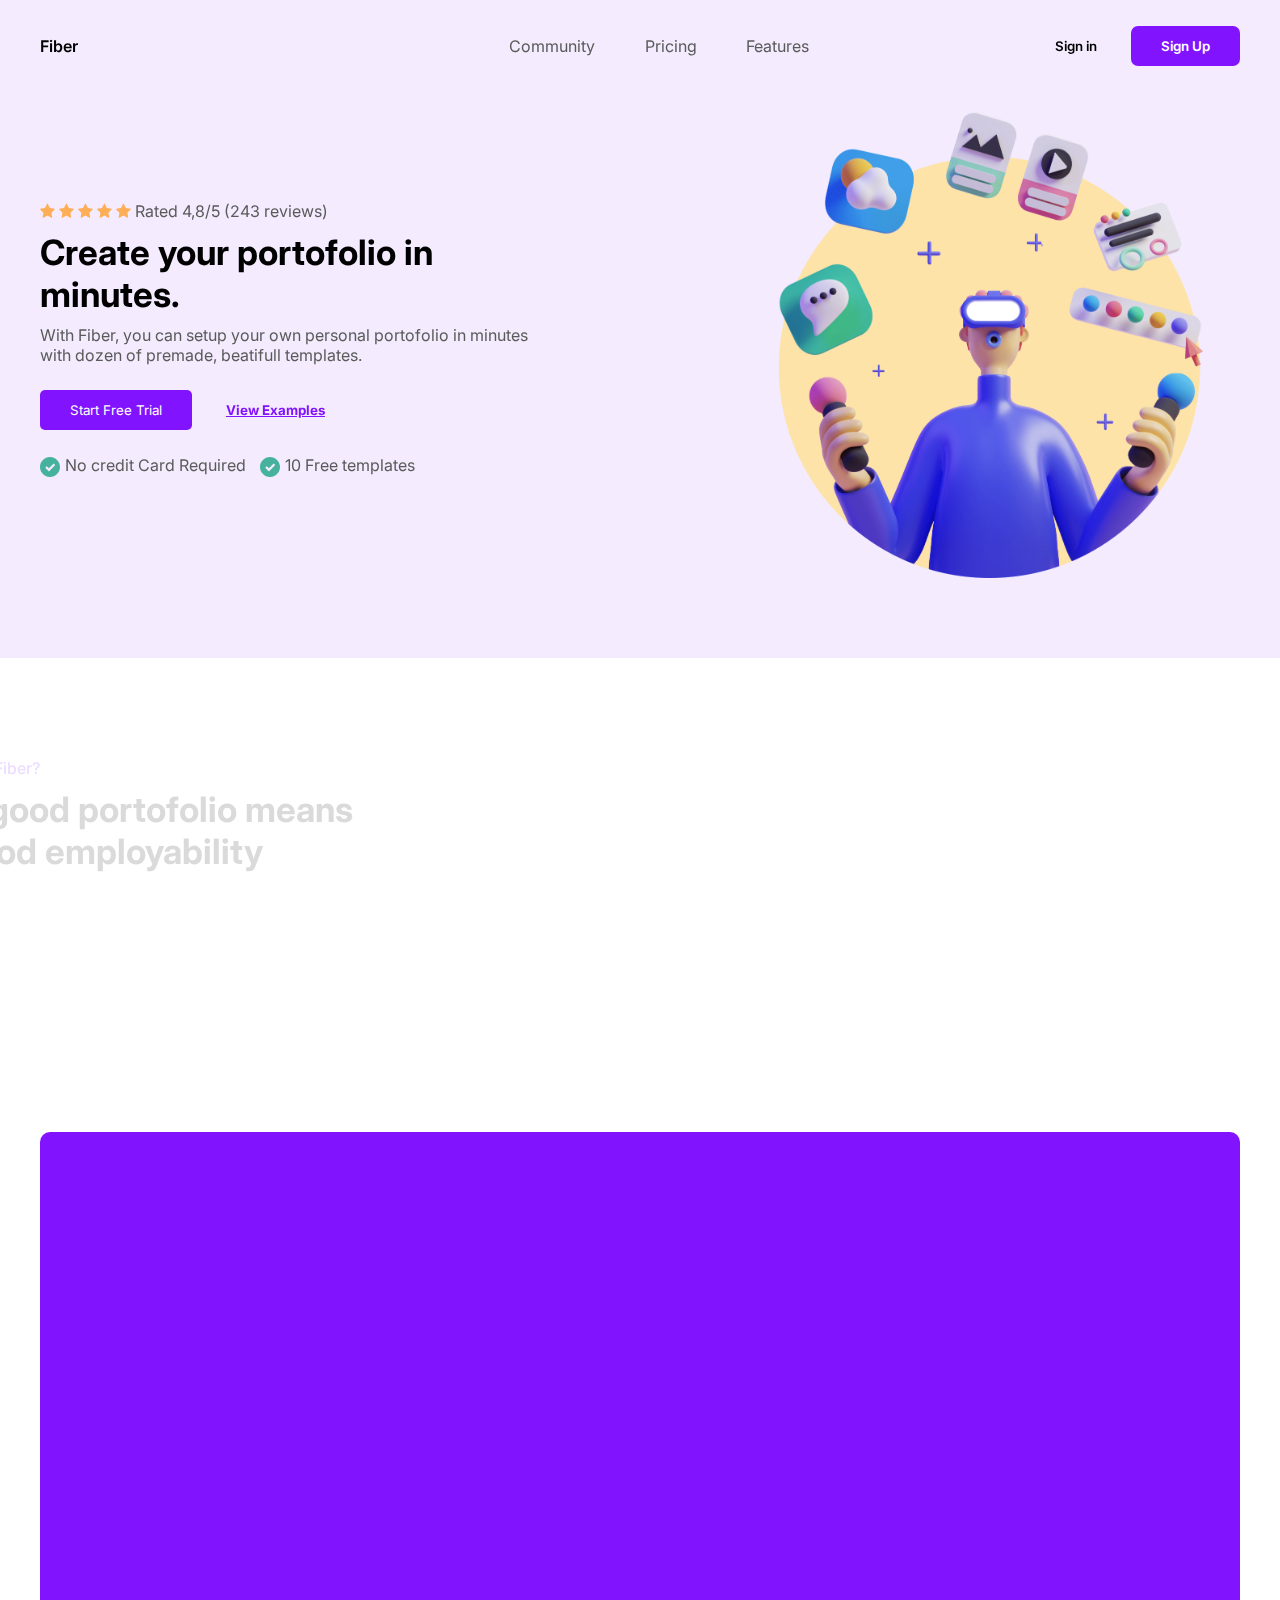
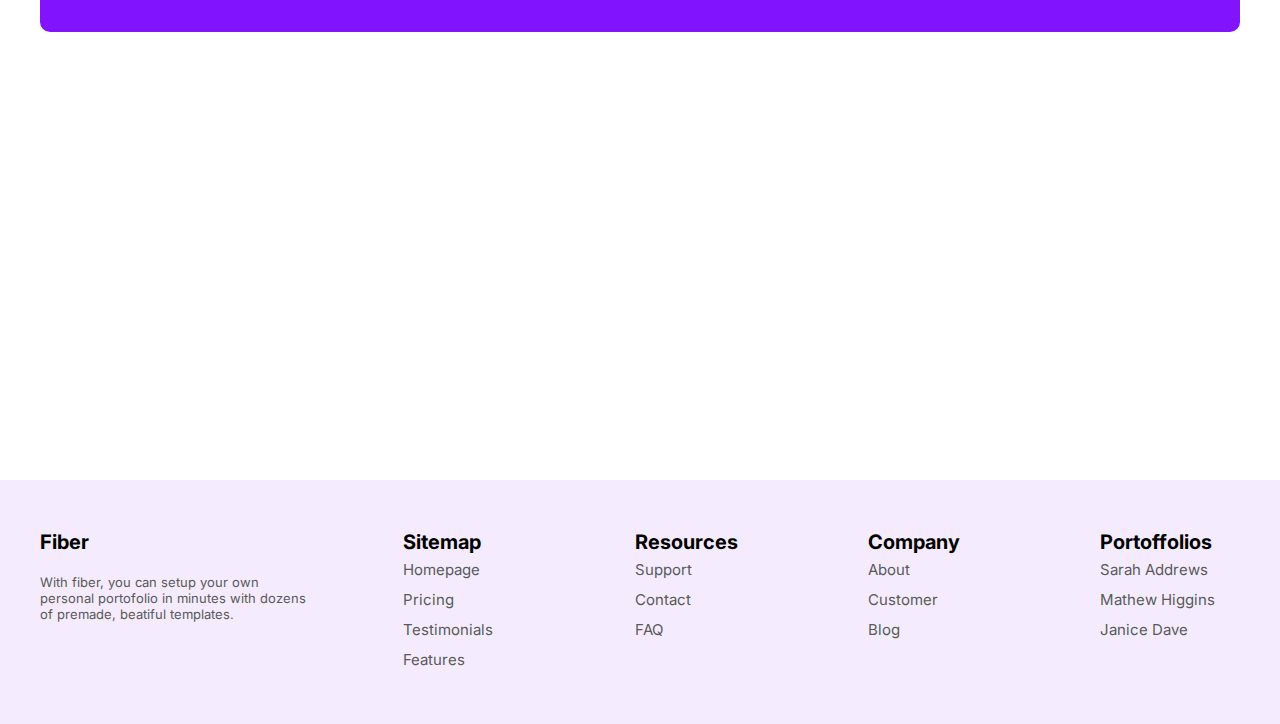
<file: index.html>
<!DOCTYPE html>
<html lang="en">
    <head>
        <meta charset="UTF-8">
        <meta name="viewport" content="width=device-width, initial-scale=1.0">
        <meta http-equiv="X-UA-Compatible" content="IE=EDGE">
        <title>Fiber Landing</title>
        <meta http-equiv="refresh" content="500">
        <meta name="keywords" content="HTML,CSS,JAVASCRIPT"> 
        <link rel="stylesheet" type="text/css" href="css/swiper-bundle.min.css">
        <link rel="stylesheet" type="text/css" href="css/aos.css">
        <link rel="stylesheet" type="text/css" href="css/style.css">
        <link rel="stylesheet" type="text/css" href="font-awesome-4.7.0/css/font-awesome.min.css">
        <link rel="stylesheet" type="text/css" href="css/mobile.css">
    </head>
    <body>
       <div class="container">
           <div class="btn" id="btnScroll" onclick="scrolltoTop()">
               <i class="fa fa-arrow-up" aria-hidden="true"></i>
           </div>
            <header>
               <div class="container__header">
                    <div class="logo__fiber" data-aos="fade-right" data-aos-delay="1300">
                        <a href="#">Fiber</a>
                    </div>

                    <div class="hamburger">
                        <span class="bar"></span>
                        <span class="bar"></span>
                        <span class="bar"></span>
                    </div>
                    <nav class="navbar">
                        <ul class="fiber__list">
                            <li data-aos="fade-down" data-aos-delay="1400" class="fiber__list__item"><a class="fiber__list__link" href="#">Community</a></li>
                            <li data-aos="fade-down" data-aos-delay="1500" class="fiber__list__item"><a class="fiber__list__link" href="#">Pricing</a></li>
                            <li data-aos="fade-down" data-aos-delay="1600" class="fiber__list__item"><a class="fiber__list__link" href="#">Features</a></li>
                        </ul>
                        <button  type="button" class="btn__mobile"><a href="login/login.html">Sign in</a></button>
                        <button  type="button" class="btn__mobile"><a href="login/login.html">Sign up</a></button>
                    </nav>

                    <div class="btn__header">
                        <button data-aos="fade-down" data-aos-delay="1700" class="btn__header__Sign__in" type="button">Sign in</button>
                        <button data-aos="fade-down" data-aos-delay="1800" class="btn__header__Sign__up" type="button"><a href="login/login.html">Sign Up</a></button>
                    </div>
               </div>
            </header>
            <!-- banner-fiber -->
            <section class="banner__fiber">
                <div class="container__banner__fiber">
                    <div class="row__banner__fiber">
                        <div class="box__banner__fiber">
                            <div class="text__banner__fiber">
                                <div class="star" data-aos="fade-up">
                                    <i data-aos="zoom-out" data-aos-delay="200" class="fa fa-star" aria-hidden="true"></i>
                                    <i data-aos="zoom-out" data-aos-delay="400" class="fa fa-star" aria-hidden="true"></i>
                                    <i data-aos="zoom-out" data-aos-delay="550" class="fa fa-star" aria-hidden="true"></i>
                                    <i data-aos="zoom-out" data-aos-delay="700" class="fa fa-star" aria-hidden="true"></i>
                                    <i data-aos="zoom-out" data-aos-delay="950" class="fa fa-star" aria-hidden="true"></i> <span>Rated 4,8/5 (243 reviews)</span>
                                </div>
                                <h1 data-aos="zoom-out" data-aos-delay="700">Create your portofolio in minutes.</h1>
                                <p data-aos="zoom-out" data-aos-delay="1200">With Fiber, you can setup your own personal portofolio in minutes with dozen 
                                    of premade, beatifull templates.
                                </p>
                                <button data-aos="zoom-out" data-aos-delay="1300" class="btn__banner">Start Free Trial</button>
                                <button data-aos="zoom-out" data-aos-delay="1500" class="btn__banner unset"> View Examples</button>
                            </div>
                          <span data-aos="zoom-out" data-aos-delay="1600"><img src="images/Checkmark.svg" alt="Checkmark__img">No credit Card Required</span>
                          <span data-aos="zoom-out" data-aos-delay="1700"><img src="images/Checkmark.svg" alt="Checkmark__img">10 Free templates</span>
                        </div>
                        <div class="box__banner__img">
                            <img data-aos="fade-left" data-aos-delay="1800"  src="images/hero-Illustration.png" alt="">
                        </div>
                    </div>
                </div>
            </section>
            <!-- banner__service__fiber -->
            <section class="banner__service__fiber">
                <div class="container__banner__service__fiber">
                    <div class="text__Service" id="oke">
                        <span>Why Fiber?</span>
                        <h1>A good portofolio means good employability</h1>
                    </div>
                    <div class="row__banner__service__fiber">
                        <div class="box__Service__fiber">
                            <img class="img" data-aos="fade-down" data-aos-delay="50" src="images/time.svg" alt="time__svg"> 
                            <h4 class="text" data-aos="fade-left" data-aos-delay="50">Build in minutes</h4>
                            <p class="text" data-aos="fade-left" data-aos-delay="50">With a section of premade templates, you can build out a portofolio in less than 10 minutes. </p>
                        </div>
                        <div class="box__Service__fiber">
                            <img class="img" data-aos="fade-down" data-aos-delay="270" src="images/code.svg" alt="time__svg"> 
                            <h4 class="text" data-aos="fade-left" data-aos-delay="270">Add Custom CSS</h4>
                            <p class="text" data-aos="fade-left" data-aos-delay="270">Customize your personal portofolio even more width the ability to add your own custom css styles. </p>
                        </div>
                        <div class="box__Service__fiber">
                            <img class="img"  data-aos="fade-down" data-aos-delay="390"  src="images/allSizes.svg" alt="time__svg"> 
                            <h4 class="text" data-aos="fade-left" data-aos-delay="390">Responsive</h4>
                            <p class="text"data-aos="fade-left" data-aos-delay="390">  All fiber templates are fully Responsive to ensure the experienceis seemless across all devices. </p>
                        </div>
                    </div>
                    <div class="row__banner__service__img">
                        <div class="box__banner__Service__img__text" data-aos="fade-up" data-aos-anchor-placement="bottom-bottom">
                            <h1>Diversify your portofolio.</h1>
                            <p>Create an even more impressive portofolio by creating case studies for you project. Simply follow
                                our step-by-step guide.
                            </p>
                            <button class="btn__Service">Start Free Trial</button>
                        </div>
                        <div class="box__banner__Service__img__img"  data-aos="fade-left" data-aos-anchor-placement="bottom-bottom">
                            <img src="images/Page Image.png" alt="">
                        </div>
                    </div>
                </div>
            </section>
            <!-- testimonial__fiber -->
            <section class="testimonial__fiber">
                <div class="container__testimonial__fiber mySwiper">
                    <div class="row__testimonial__fiber swiper-wrapper">
                        <div class="box__testimonial swiper-slide" data-aos="fade-left">
                            <div class="box__img">
                                <img src="images/User Avatar.svg" alt="">
                               <div class="text__img__test">
                                <h4>Sarah Addrews</h4>
                                <p>$100K in revenue</p>
                               </div>
                            </div>
                            <span>Setting up my portofolio  with fiber took no more than 10 minutes. Since then, my portofolio has 
                                attracted a lot of clients and made me more than 100K.
                            </span>
                            <button class="btn__testimonial">View Sarah's Portofolio </button>
                        </div>
                        <div class="box__testimonial swiper-slide" data-aos="fade-left">
                            <div class="box__img" >
                                <img src="images/User Avatar 2.svg" alt="">
                               <div class="text__img__test">
                                <h4>Mathew Higins</h4>
                                <p>$100K in revenue</p>
                               </div>
                            </div>
                            <span>Setting up my portofolio  with fiber took no more than 10 minutes. Since then, my portofolio has 
                                attracted a lot of clients and made me more than 100K.
                            </span>
                            <button class="btn__testimonial">View Mathew's Portofolio </button>
                        </div>
                        <div class="box__testimonial swiper-slide" data-aos="fade-left">
                            <div class="box__img">
                                <img src="images/User Avatar 32.svg" alt="">
                               <div class="text__img__test">
                                <h4>Jannish Dave</h4>
                                <p>$100K in revenue</p>
                               </div>
                            </div>
                            <span>Setting up my portofolio  with fiber took no more than 10 minutes. Since then, my portofolio has 
                                attracted a lot of clients and made me more than 100K.
                            </span>
                            <button class="btn__testimonial">View Jannish's Portofolio </button>
                        </div>
                        <div class="box__testimonial swiper-slide" data-aos="fade-left">
                            <div class="box__img">
                                <img src="images/User Avatar 32.svg" alt="">
                               <div class="text__img__test">
                                <h4>Jannish Dave</h4>
                                <p>$100K in revenue</p>
                               </div>
                            </div>
                            <span>Setting up my portofolio  with fiber took no more than 10 minutes. Since then, my portofolio has 
                                attracted a lot of clients and made me more than 100K.
                            </span>
                            <button class="btn__testimonial">View Jannish's Portofolio </button>
                        </div>
                    </div>
                </div>
            </section>
            <!-- footer -->
            <section class="footer">
                <div class="container__footer">
                    <footer>
                        <div class="box__footer">
                            <a href="#">Fiber</a>
                            <p>With fiber, you can  setup your own personal portofolio in minutes with dozens of premade,
                                beatiful templates.
                            </p>
                        </div>
                        <div class="box__footer list">
                            <span><a href="#">Sitemap</a></span>
                            <li><a href="#">Homepage</a></li>
                            <li><a href="#">Pricing</a></li>
                            <li><a href="#">Testimonials</a></li>
                            <li><a href="#">Features</a></li>
                        </div>
                        <div class="box__footer list">
                            <span><a href="#">Resources</a></span>
                            <li><a href="#">Support</a></li>
                            <li><a href="#">Contact</a></li>
                            <li><a href="#">FAQ</a></li>
                        </div>
                        <div class="box__footer list">
                            <span><a href="#">Company</a></span>
                            <li><a href="#">About</a></li>
                            <li><a href="#">Customer</a></li>
                            <li><a href="#">Blog</a></li>
                        </div>
                        <div class="box__footer list">
                            <span><a href="#">Portoffolios</a></span>
                            <li><a href="#">Sarah Addrews</a></li>
                            <li><a href="#">Mathew Higgins</a></li>
                            <li><a href="#">Janice Dave</a></li>
                        </div>
                    </footer>
                </div>
            </section>
       </div> 

       <script src="js/swiper-bundle.min.js"></script>
       <script src="js/gsap.min.js"></script>
       <script src="js/aos.js"></script>
       <script src="js/ScrollTrigger.min.js"></script>
       <script src="js/main.js"></script>
    </body>
</html>
</file>
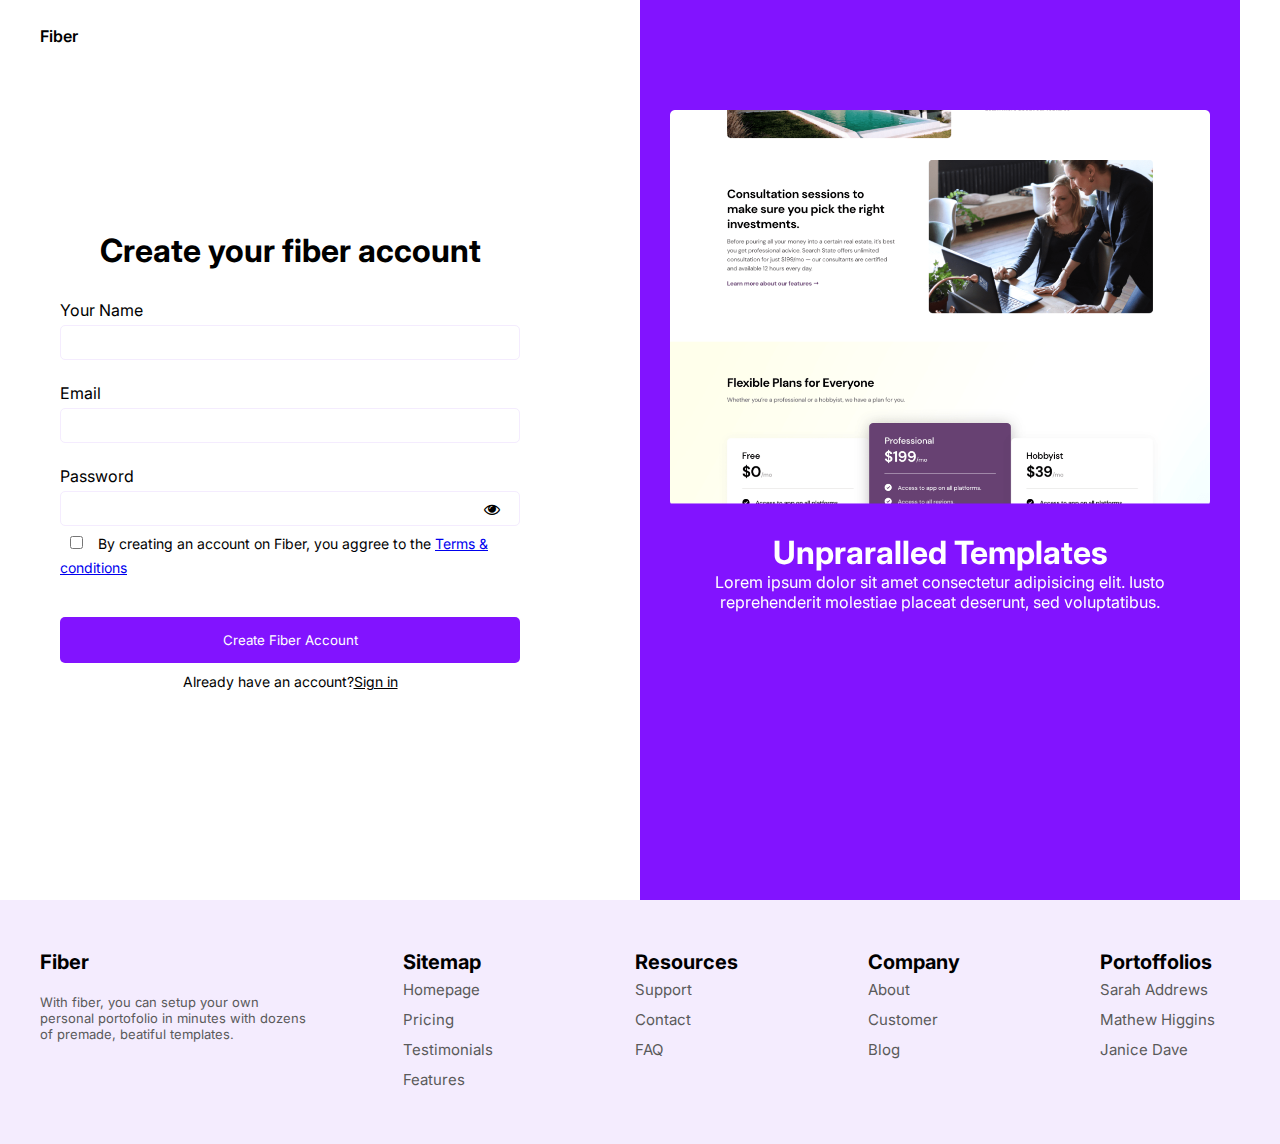
<file: login/login.html>
<!DOCTYPE html>
<html lang="en">
<head>
    <meta charset="UTF-8">
    <meta http-equiv="X-UA-Compatible" content="IE=edge">
    <meta name="viewport" content="width=device-width, initial-scale=1.0">
    <title>Fiber Landing</title>
    <meta name="keywords" content="HTML,CSS,JAVASCRIPT">
    <meta http-equiv="refresh" content="500">
    <link rel="stylesheet" type="text/css" href="../font-awesome-4.7.0/css/font-awesome.min.css">
    <link rel="stylesheet" href="../css/style.css">
    <link rel="stylesheet" type="text/css" href="../css/mobile.css">
    <link rel="stylesheet" type="text/css" href="../css/swiper-bundle.min.css">
</head>
<body>
    <div class="container">
        <div class="btn" id="btnScroll" onclick="scrolltoTop()">
            <i class="fa fa-arrow-up" aria-hidden="true"></i>
        </div>
        <header>
            <div class="container__header">
                 <div class="logo__fiber" data-aos="fade-right" data-aos-delay="1300">
                     <a href="../index.html">Fiber</a>
                 </div>

                 <div class="hamburger" style="display: none;">
                     <span class="bar"></span>
                     <span class="bar"></span>
                     <span class="bar"></span>
                 </div>
            </div>
         </header>
         <section class="sign-up">
            <div class="container__sign__up">
                <div class="row__sign__up">
                    <div class="box____sign__up">
                        <form action="#" class="sign__up">
                            <h1>Create your fiber account</h1>
                            <div class="input-group">
                                <label for="#">Your Name</label>
                                <input type="text" name="#">
                            </div>
                            <div class="input-group">
                                <label for="#">Email</label>
                                <input type="email" name="#">
                            </div>
                            <div class="input-group">
                                <label for="#">Password</label>
                                <input id="fakepassword" type="password" name="#"><i id="toggler" class="fa fa-eye" aria-hidden="true"></i>
                            </div>
                            <input type="checkbox"><span>By creating an account on Fiber, you aggree to the <a href="#">Terms & conditions</a></span>
                            <button type="button" class="sign__up">Create Fiber Account</button>
                            <span class="already">Already have an account?<a  id="sign__up">Sign in</a></span>
                        </form>
                        <form action="#" class="sign__in">
                            <h1>Sign In</h1>
                            <div class="input-group">
                                <label for="#">Email</label>
                                <input type="email">
                            </div>
                            <div class="input-group">
                                <label for="#">Password</label>
                                <input  type="password" id="fakepassword2" name="#">
                                <span class="eye"><i id="toggler2" class="fa fa-eye"  aria-hidden="true"></i></span>
                            </div>
                            <input type="checkbox">
                            <span>Did you have an account?<a  id="sign__upp">Sign up</a></span>
                            <button type="button" class="btn__sign__in"> Sign in</button>
                        </form>
                    </div>
                    <div class="box__slider__login mySwiper2">
                        <div class="slider__frame swiper-wrapper">
                            <div class="box__slider swiper-slide">
                                <img src="../images/Sign Up Image.png" alt="">
                                <div class="text__slider">
                                    <h1>Unpraralled Templates</h1>
                                    <p>Lorem ipsum dolor sit amet consectetur adipisicing elit. Iusto reprehenderit molestiae placeat deserunt, sed voluptatibus.</p>
                                </div>
                            </div>
                        </div>
                        <div class="swiper-pagination"></div>
                    </div>
                </div>
            </div>
         </section>
         <section class="footer">
            <div class="container__footer">
                <footer>
                    <div class="box__footer">
                        <a href="#">Fiber</a>
                        <p>With fiber, you can  setup your own personal portofolio in minutes with dozens of premade,
                            beatiful templates.
                        </p>
                    </div>
                    <div class="box__footer list">
                        <span><a href="#">Sitemap</a></span>
                        <li><a href="#">Homepage</a></li>
                        <li><a href="#">Pricing</a></li>
                        <li><a href="#">Testimonials</a></li>
                        <li><a href="#">Features</a></li>
                    </div>
                    <div class="box__footer list">
                        <span><a href="#">Resources</a></span>
                        <li><a href="#">Support</a></li>
                        <li><a href="#">Contact</a></li>
                        <li><a href="#">FAQ</a></li>
                    </div>
                    <div class="box__footer list">
                        <span><a href="#">Company</a></span>
                        <li><a href="#">About</a></li>
                        <li><a href="#">Customer</a></li>
                        <li><a href="#">Blog</a></li>
                    </div>
                    <div class="box__footer list">
                        <span><a href="#">Portoffolios</a></span>
                        <li><a href="#">Sarah Addrews</a></li>
                        <li><a href="#">Mathew Higgins</a></li>
                        <li><a href="#">Janice Dave</a></li>
                    </div>
                </footer>
            </div>
        </section>
    </div>


    <script src="../js/swiper-bundle.min.js"></script>
    <script src="../js/gsap.min.js"></script>
    <script src="../js/ScrollTrigger.min.js"></script>
    <script src="../js/aos.js"></script>
    <script src="../js/main.js"></script>
    <script src="../js/main2.js"></script>
    
</body>
</html>
</file>
<file: css/style.css>
@import url("https://fonts.googleapis.com/css2?family=Inter:wght@100;300;400;500&display=swap");
* {
  margin: 0;
  padding: 0;
  -webkit-box-sizing: border-box;
          box-sizing: border-box;
  scroll-behavior: smooth;
}

:root {
  --btn-color:#8213FF;
  --text-color:#5A5A5A;
  --font-banner:#000000;
  --banner-bg: #F4ECFE;
}

.container {
  width: 100%;
  min-height: 100vh;
  position: relative;
  overflow-x: hidden;
}

.container .btn {
  padding: 10px;
  border-radius: 7px;
  position: fixed;
  right: 0px;
  -webkit-transform: translateX(100px);
          transform: translateX(100px);
  bottom: 20px;
  background-color: #000;
  cursor: pointer;
  -webkit-transition: 0.5s;
  transition: 0.5s;
  z-index: 300;
}

.container .btn i {
  color: #fff;
}

.container header {
  width: 100%;
  padding: 2% 1%;
  position: absolute;
  top: 0;
  -webkit-transition: 0.5s;
  transition: 0.5s;
  z-index: 100;
}

.container header .container__header {
  max-width: 1200px;
  margin: 0px auto;
  display: -webkit-box;
  display: -ms-flexbox;
  display: flex;
  -webkit-box-pack: justify;
      -ms-flex-pack: justify;
          justify-content: space-between;
  -webkit-box-align: center;
      -ms-flex-align: center;
          align-items: center;
}

.container header .container__header .logo__fiber a {
  text-decoration: none;
  font-family: "Inter", sans-serif;
  color: var(--font-banner);
  font-weight: 600;
}

.container header .container__header nav.navbar {
  width: 300px;
}

.container header .container__header nav.navbar ul.fiber__list {
  display: -webkit-box;
  display: -ms-flexbox;
  display: flex;
  -webkit-box-pack: justify;
      -ms-flex-pack: justify;
          justify-content: space-between;
  -webkit-box-align: center;
      -ms-flex-align: center;
          align-items: center;
  list-style-type: none;
  list-style-position: inside;
}

.container header .container__header nav.navbar ul.fiber__list a.fiber__list__link {
  text-decoration: none;
  font-family: "Inter", sans-serif;
  color: var(--text-color);
}

.container header .container__header nav.navbar button.btn__mobile {
  display: none;
}

.container header .container__header .btn__header button.btn__header__Sign__in {
  display: inline-block;
  padding: 12px 30px;
  outline: none;
  border: none;
  border-radius: 5px;
  background-color: unset;
  font-weight: 600;
  font-family: "Inter", sans-serif;
  cursor: pointer;
  color: var(--font-banner);
}

.container header .container__header .btn__header button.btn__header__Sign__up {
  display: inline-block;
  padding: 12px 30px;
  outline: none;
  border: none;
  border-radius: 7px;
  background-color: var(--btn-color);
  font-weight: 600;
  font-family: "Inter", sans-serif;
  color: #fff;
  cursor: pointer;
}

.container header .container__header .btn__header button.btn__header__Sign__up a {
  text-decoration: none;
  color: #fff;
}

.container section.sign-up .container__sign__up {
  max-width: 1200px;
  height: 100%;
  margin: 0px auto;
}

.container section.sign-up .container__sign__up .row__sign__up {
  display: -webkit-box;
  display: -ms-flexbox;
  display: flex;
  -webkit-box-pack: justify;
      -ms-flex-pack: justify;
          justify-content: space-between;
  -webkit-box-align: center;
      -ms-flex-align: center;
          align-items: center;
  position: relative;
}

.container section.sign-up .container__sign__up .row__sign__up .box____sign__up {
  width: 500px;
  position: relative;
  overflow: hidden;
}

.container section.sign-up .container__sign__up .row__sign__up .box____sign__up form.sign__up {
  -webkit-transform: translateX(0px);
          transform: translateX(0px);
  width: 100%;
  height: auto;
  padding: 20px;
  -webkit-transition: 0.5s;
  transition: 0.5s;
}

.container section.sign-up .container__sign__up .row__sign__up .box____sign__up form.sign__up h1 {
  text-align: center;
  margin: 30px 0px;
  font-family: "Inter", sans-serif;
}

.container section.sign-up .container__sign__up .row__sign__up .box____sign__up form.sign__up .input-group {
  width: 100%;
  height: auto;
  margin-top: 5%;
}

.container section.sign-up .container__sign__up .row__sign__up .box____sign__up form.sign__up .input-group label {
  display: block;
  font-family: "Inter", sans-serif;
  margin: 5px  0px;
}

.container section.sign-up .container__sign__up .row__sign__up .box____sign__up form.sign__up .input-group input[type="text"],
.container section.sign-up .container__sign__up .row__sign__up .box____sign__up form.sign__up .input-group input[type="email"],
.container section.sign-up .container__sign__up .row__sign__up .box____sign__up form.sign__up .input-group input[type="password"] {
  display: block;
  padding: 7px;
  border-radius: 5px;
  border: 1px solid var(--banner-bg);
  font-size: 15px;
  width: 100%;
  font-family: "Inter", sans-serif;
  outline: none;
}

.container section.sign-up .container__sign__up .row__sign__up .box____sign__up form.sign__up .input-group i {
  display: block;
  float: right;
  margin-right: 20px;
  margin-top: -25px;
  cursor: pointer;
}

.container section.sign-up .container__sign__up .row__sign__up .box____sign__up form.sign__up input[type="checkbox"] {
  margin: 10px;
}

.container section.sign-up .container__sign__up .row__sign__up .box____sign__up form.sign__up span {
  font-family: "Inter", sans-serif;
  margin-left: 5px;
  font-size: 14px;
}

.container section.sign-up .container__sign__up .row__sign__up .box____sign__up form.sign__up button.sign__up {
  display: block;
  width: 100%;
  padding: 15px;
  cursor: pointer;
  font-family: "Inter", sans-serif;
  background-color: var(--btn-color);
  color: #fff;
  outline: none;
  border: none;
  margin-top: 40px;
  border-radius: 5px;
}

.container section.sign-up .container__sign__up .row__sign__up .box____sign__up form.sign__up span.already {
  display: block;
  margin: 10px 0px;
  text-align: center;
}

.container section.sign-up .container__sign__up .row__sign__up .box____sign__up form.sign__up span.already a {
  display: inline-block;
  margin: 0px auto;
  text-decoration: underline;
  cursor: pointer;
}

.container section.sign-up .container__sign__up .row__sign__up .box____sign__up form.sign__up.slide {
  -webkit-transform: translateX(500px);
          transform: translateX(500px);
  -webkit-transition: 0.5s;
  transition: 0.5s;
}

.container section.sign-up .container__sign__up .row__sign__up .box____sign__up form.sign__in {
  position: absolute;
  top: 0;
  -webkit-transform: translateX(-500px);
          transform: translateX(-500px);
  width: 100%;
  height: 100%;
  padding: 20px;
  z-index: 20;
  -webkit-transition: 0.5s;
  transition: 0.5s;
}

.container section.sign-up .container__sign__up .row__sign__up .box____sign__up form.sign__in h1 {
  font-family: "Inter", sans-serif;
  text-align: center;
}

.container section.sign-up .container__sign__up .row__sign__up .box____sign__up form.sign__in .input-group {
  margin-top: 10%;
  width: 100%;
  position: relative;
}

.container section.sign-up .container__sign__up .row__sign__up .box____sign__up form.sign__in .input-group label {
  display: block;
  margin: 10px 0px;
  font-family: "Inter", sans-serif;
}

.container section.sign-up .container__sign__up .row__sign__up .box____sign__up form.sign__in .input-group input[type="email"],
.container section.sign-up .container__sign__up .row__sign__up .box____sign__up form.sign__in .input-group input[type="text"],
.container section.sign-up .container__sign__up .row__sign__up .box____sign__up form.sign__in .input-group input[type="password"] {
  display: block;
  padding: 7px;
  border-radius: 5px;
  border: 1px solid var(--banner-bg);
  font-size: 15px;
  width: 100%;
  font-family: "Inter", sans-serif;
  outline: none;
}

.container section.sign-up .container__sign__up .row__sign__up .box____sign__up form.sign__in .input-group span.eye i {
  display: block;
  position: absolute;
  right: 20px;
  bottom: 25px;
  z-index: 20;
  cursor: pointer;
}

.container section.sign-up .container__sign__up .row__sign__up .box____sign__up form.sign__in input[type="checkbox"] {
  margin: 10px 2px;
}

.container section.sign-up .container__sign__up .row__sign__up .box____sign__up form.sign__in span {
  font-family: "Inter", sans-serif;
  display: inline-block;
}

.container section.sign-up .container__sign__up .row__sign__up .box____sign__up form.sign__in span a {
  text-decoration: underline;
  cursor: pointer;
}

.container section.sign-up .container__sign__up .row__sign__up .box____sign__up form.sign__in button.btn__sign__in {
  width: 100%;
  padding: 15px 0px;
  outline: none;
  border-radius: 5px;
  border: none;
  cursor: pointer;
  font-family: "Inter", sans-serif;
  background-color: var(--btn-color);
  color: #fff;
  margin: 30px 0px;
}

.container section.sign-up .container__sign__up .row__sign__up .box____sign__up form.sign__in.slide2 {
  -webkit-transform: translateX(0px);
          transform: translateX(0px);
  -webkit-transition: 0.5s;
  transition: 0.5s;
}

.container section.sign-up .container__sign__up .row__sign__up .box__slider__login {
  width: 600px;
  height: 100vh;
  background-color: var(--btn-color);
  position: relative;
  overflow: hidden;
}

.container section.sign-up .container__sign__up .row__sign__up .box__slider__login .slider__frame {
  width: 100%;
  padding: 80px 0px;
  position: absolute;
}

.container section.sign-up .container__sign__up .row__sign__up .box__slider__login .slider__frame .box__slider {
  width: 100%;
  height: 300px;
  padding: 30px;
}

.container section.sign-up .container__sign__up .row__sign__up .box__slider__login .slider__frame .box__slider img {
  width: 100%;
  display: block;
  -o-object-fit: cover;
     object-fit: cover;
}

.container section.sign-up .container__sign__up .row__sign__up .box__slider__login .slider__frame .box__slider .text__slider {
  width: 100%;
  margin-top: 5%;
  font-family: "Inter", sans-serif;
  text-align: center;
  color: #fff;
}

.container section.banner__fiber {
  position: relative;
  width: 100%;
  min-height: 100%;
  background-color: var(--banner-bg);
}

.container section.banner__fiber .container__banner__fiber {
  max-width: 1200px;
  margin: 0px auto;
}

.container section.banner__fiber .container__banner__fiber .row__banner__fiber {
  display: -webkit-box;
  display: -ms-flexbox;
  display: flex;
  -webkit-box-pack: justify;
      -ms-flex-pack: justify;
          justify-content: space-between;
  -webkit-box-align: center;
      -ms-flex-align: center;
          align-items: center;
  padding: 80px 0px;
}

.container section.banner__fiber .container__banner__fiber .row__banner__fiber .box__banner__fiber {
  width: 500px;
}

.container section.banner__fiber .container__banner__fiber .row__banner__fiber .box__banner__fiber .text__banner__fiber {
  width: 100%;
}

.container section.banner__fiber .container__banner__fiber .row__banner__fiber .box__banner__fiber .text__banner__fiber .star {
  margin: 10px 0px;
}

.container section.banner__fiber .container__banner__fiber .row__banner__fiber .box__banner__fiber .text__banner__fiber .star i {
  color: #FFAE58;
}

.container section.banner__fiber .container__banner__fiber .row__banner__fiber .box__banner__fiber .text__banner__fiber h1 {
  font-size: 35px;
  font-family: "Inter", sans-serif;
}

.container section.banner__fiber .container__banner__fiber .row__banner__fiber .box__banner__fiber .text__banner__fiber p {
  margin: 10px 0px;
  font-family: "Inter", sans-serif;
  color: var(--text-color);
}

.container section.banner__fiber .container__banner__fiber .row__banner__fiber .box__banner__fiber .text__banner__fiber button.btn__banner {
  display: inline-block;
  padding: 12px 30px;
  border: none;
  outline: none;
  cursor: pointer;
  font-family: "Inter", sans-serif;
  background-color: var(--btn-color);
  color: #fff;
  margin: 15px 0px;
  border-radius: 5px;
}

.container section.banner__fiber .container__banner__fiber .row__banner__fiber .box__banner__fiber .text__banner__fiber button.btn__banner.unset {
  background-color: unset;
  color: var(--btn-color);
  text-decoration: underline;
  font-weight: 700;
}

.container section.banner__fiber .container__banner__fiber .row__banner__fiber .box__banner__fiber span {
  display: inline-block;
  margin-top: 10px;
  font-family: "Inter", sans-serif;
  color: var(--text-color);
  margin-right: 10px;
}

.container section.banner__fiber .container__banner__fiber .row__banner__fiber .box__banner__fiber span img {
  display: inline-block;
  vertical-align: middle;
  margin-right: 5px;
  width: 20px;
}

.container section.banner__fiber .container__banner__fiber .row__banner__fiber .box__banner__img {
  width: 500px;
}

.container section.banner__fiber .container__banner__fiber .row__banner__fiber .box__banner__img img {
  width: 100%;
  display: block;
  -o-object-fit: contain;
     object-fit: contain;
}

.container section.banner__service__fiber {
  padding: 100px 0px;
  position: relative;
}

.container section.banner__service__fiber .container__banner__service__fiber {
  max-width: 1200px;
  margin: 0px auto;
}

.container section.banner__service__fiber .container__banner__service__fiber .text__Service {
  width: 450px;
  font-family: "Inter", sans-serif;
}

.container section.banner__service__fiber .container__banner__service__fiber .text__Service span {
  color: var(--btn-color);
  font-weight: 500;
}

.container section.banner__service__fiber .container__banner__service__fiber .text__Service h1 {
  font-size: 35px;
  margin: 10px 0px;
}

.container section.banner__service__fiber .container__banner__service__fiber .row__banner__service__fiber {
  display: -webkit-box;
  display: -ms-flexbox;
  display: flex;
  -webkit-box-pack: justify;
      -ms-flex-pack: justify;
          justify-content: space-between;
  -webkit-box-align: center;
      -ms-flex-align: center;
          align-items: center;
  margin-top: 5%;
}

.container section.banner__service__fiber .container__banner__service__fiber .row__banner__service__fiber .box__Service__fiber {
  width: 300px;
  font-family: "Inter", sans-serif;
  -webkit-animation-name: shake ease-in 0.5s;
          animation-name: shake ease-in 0.5s;
}

.container section.banner__service__fiber .container__banner__service__fiber .row__banner__service__fiber .box__Service__fiber img {
  display: block;
  -o-object-fit: cover;
     object-fit: cover;
}

.container section.banner__service__fiber .container__banner__service__fiber .row__banner__service__fiber .box__Service__fiber h4 {
  margin: 10px 0px;
}

.container section.banner__service__fiber .container__banner__service__fiber .row__banner__service__img {
  display: -webkit-box;
  display: -ms-flexbox;
  display: flex;
  -webkit-box-pack: justify;
      -ms-flex-pack: justify;
          justify-content: space-between;
  -webkit-box-align: center;
      -ms-flex-align: center;
          align-items: center;
  background-color: var(--btn-color);
  margin-top: 5%;
  padding: 0px 50px;
  border-radius: 10px;
}

.container section.banner__service__fiber .container__banner__service__fiber .row__banner__service__img .box__banner__Service__img__text {
  width: 400px;
  font-family: "Inter", sans-serif;
}

.container section.banner__service__fiber .container__banner__service__fiber .row__banner__service__img .box__banner__Service__img__text h1 {
  font-size: 30px;
  color: #fff;
}

.container section.banner__service__fiber .container__banner__service__fiber .row__banner__service__img .box__banner__Service__img__text p {
  margin: 20px 0px;
  color: #fff;
  line-height: 1.7;
}

.container section.banner__service__fiber .container__banner__service__fiber .row__banner__service__img .box__banner__Service__img__text button.btn__Service {
  display: block;
  padding: 15px 35px;
  border: none;
  outline: none;
  font-family: "Inter", sans-serif;
  background-color: var(--banner-bg);
  color: var(--btn-color);
  font-weight: 600;
  border-radius: 5px;
  cursor: pointer;
}

.container section.banner__service__fiber .container__banner__service__fiber .row__banner__service__img .box__banner__Service__img__img {
  width: 600px;
  margin-top: 50px;
}

.container section.banner__service__fiber .container__banner__service__fiber .row__banner__service__img .box__banner__Service__img__img img {
  width: 100%;
  display: block;
  -o-object-fit: cover;
     object-fit: cover;
}

.container section.testimonial__fiber {
  padding: 50px 0px;
}

.container section.testimonial__fiber .container__testimonial__fiber {
  max-width: 1200px;
  margin: 0px auto;
  overflow-x: hidden;
}

.container section.testimonial__fiber .container__testimonial__fiber .row__testimonial__fiber {
  display: -webkit-box;
  display: -ms-flexbox;
  display: flex;
  -webkit-box-pack: justify;
      -ms-flex-pack: justify;
          justify-content: space-between;
  -webkit-box-align: center;
      -ms-flex-align: center;
          align-items: center;
}

.container section.testimonial__fiber .container__testimonial__fiber .row__testimonial__fiber .box__testimonial {
  width: 350px;
  border: 1px solid #E5E5E5;
  padding: 20px;
  border-radius: 5px;
  -webkit-transition: 0.5s;
  transition: 0.5s;
  font-family: "Inter", sans-serif;
}

.container section.testimonial__fiber .container__testimonial__fiber .row__testimonial__fiber .box__testimonial .box__img {
  display: -webkit-box;
  display: -ms-flexbox;
  display: flex;
  -webkit-box-pack: justify;
      -ms-flex-pack: justify;
          justify-content: space-between;
  -webkit-box-align: center;
      -ms-flex-align: center;
          align-items: center;
  width: 200px;
}

.container section.testimonial__fiber .container__testimonial__fiber .row__testimonial__fiber .box__testimonial .box__img .text__img__test h4 {
  color: var(--btn-color);
}

.container section.testimonial__fiber .container__testimonial__fiber .row__testimonial__fiber .box__testimonial .box__img .text__img__test p {
  font-size: 13px;
}

.container section.testimonial__fiber .container__testimonial__fiber .row__testimonial__fiber .box__testimonial span {
  display: block;
  margin: 15px 0px;
}

.container section.testimonial__fiber .container__testimonial__fiber .row__testimonial__fiber .box__testimonial button.btn__testimonial {
  display: block;
  width: 100%;
  padding: 12px 10px;
  font-family: "Inter", sans-serif;
  outline: none;
  border: 1px solid #E5E5E5;
  font-weight: 700;
  cursor: pointer;
  color: var(--btn-color);
  background-color: unset;
}

.container section.testimonial__fiber .container__testimonial__fiber .row__testimonial__fiber .box__testimonial:hover {
  -webkit-transform: scale(1);
          transform: scale(1);
  -webkit-transition: 0.5s;
  transition: 0.5s;
  -webkit-box-shadow: 2px 5px 15px #000000;
          box-shadow: 2px 5px 15px #000000;
}

.container section.footer {
  padding: 50px 0px;
  background-color: var(--banner-bg);
}

.container section.footer .container__footer {
  max-width: 1200px;
  margin: 0px auto;
}

.container section.footer .container__footer footer {
  display: -webkit-box;
  display: -ms-flexbox;
  display: flex;
  -webkit-box-pack: justify;
      -ms-flex-pack: justify;
          justify-content: space-between;
  -webkit-box-align: baseline;
      -ms-flex-align: baseline;
          align-items: baseline;
}

.container section.footer .container__footer footer .box__footer {
  width: 270px;
  font-family: "Inter", sans-serif;
}

.container section.footer .container__footer footer .box__footer a {
  text-decoration: none;
  font-size: 20px;
  color: var(--font-banner);
  font-weight: 700;
}

.container section.footer .container__footer footer .box__footer p {
  margin: 20px 0px;
  color: var(--text-color);
  font-size: 13px;
}

.container section.footer .container__footer footer .box__footer.list {
  width: 140px;
}

.container section.footer .container__footer footer .box__footer.list li {
  list-style-type: none;
  padding: 5px 0px;
}

.container section.footer .container__footer footer .box__footer.list li a {
  font-size: 15px;
  font-weight: normal;
  color: var(--text-color);
}
/*# sourceMappingURL=style.css.map */
</file>
<file: css/mobile.css>
* {
  margin: 0;
  padding: 0;
  -webkit-box-sizing: border-box;
          box-sizing: border-box;
}

:root {
  --btn-color:#8213FF;
  --text-color:#5A5A5A;
  --font-banner:#000000;
  --banner-bg: #F4ECFE;
}

@media screen and (max-width: 1024px) {
  .container {
    width: 100%;
    min-height: 100vh;
    overflow-x: hidden;
    position: relative;
  }
  .container header {
    width: 100%;
    padding: 2% 3%;
  }
  .container header .container__header {
    width: 100%;
  }
  .container section.banner__fiber {
    padding: 0px 10px;
  }
  .container section.banner__fiber .container__banner__fiber {
    width: 100%;
  }
  .container section.banner__service__fiber {
    padding: 100px 0px;
  }
  .container section.banner__service__fiber .container__banner__service__fiber {
    width: 100%;
  }
  .container section.banner__service__fiber .container__banner__service__fiber .text__Service {
    padding: 20px 10px;
  }
  .container section.banner__service__fiber .container__banner__service__fiber .row__banner__service__fiber {
    padding: 20px 10px;
  }
  .container section.testimonial__fiber {
    padding: 100px 10px;
  }
  .container section.testimonial__fiber .container__testimonial__fiber {
    width: 100%;
  }
  .container section.footer {
    padding: 100px 10px;
  }
  .container section.footer .container__footer {
    width: 100%;
  }
}

@media screen and (max-width: 768px) {
  .container {
    width: 100%;
    min-height: 100vh;
    overflow-x: hidden;
  }
  .container header {
    width: 100%;
    padding: 2% 3%;
  }
  .container header.sticky {
    position: fixed;
    top: 0;
    background-color: var(--btn-color);
    -webkit-transition: 0.5s ease-in;
    transition: 0.5s ease-in;
  }
  .container header.sticky .logo__fiber a {
    color: #fff;
  }
  .container header.sticky .hamburger span.bar {
    background-color: #fff;
  }
  .container header.sticky nav.navbar ul.fiber__list li a.fiber__list__link {
    color: #fff;
  }
  .container section.banner__fiber {
    padding: 0px 10px;
  }
  .container section.banner__fiber .container__banner__fiber {
    width: 100%;
    min-height: 100vh;
  }
  .container section.banner__fiber .container__banner__fiber .row__banner__fiber {
    padding: 270px 0px;
  }
  .container section.banner__service__fiber {
    padding: 100px 10px;
  }
  .container section.banner__service__fiber .container__banner__service__fiber {
    width: 100%;
  }
  .container section.banner__service__fiber .container__banner__service__fiber .row__banner__service__img {
    margin-top: 10%;
  }
  .container section.testimonial__fiber {
    padding: 100px 10px;
  }
  .container section.testimonial__fiber .container__testimonial__fiber {
    width: 100%;
  }
  .container section.footer {
    padding: 50px 10px;
  }
  .container section.footer .container__footer {
    width: 100%;
  }
}

@media screen and (max-width: 570px) {
  .container {
    width: 100%;
    min-height: 100vh;
    position: relative;
  }
  .container header {
    width: 100%;
  }
  .container header .container__header {
    width: 100%;
  }
  .container header .container__header .logo__fiber {
    margin: 10px 10px;
  }
  .container header .container__header .hamburger {
    width: 30px;
    height: 20px;
    display: -webkit-box;
    display: -ms-flexbox;
    display: flex;
    -webkit-box-pack: justify;
        -ms-flex-pack: justify;
            justify-content: space-between;
    -webkit-box-align: center;
        -ms-flex-align: center;
            align-items: center;
    position: fixed;
    top: 20px;
    -webkit-transition: 0.5s;
    transition: 0.5s;
    right: 20px;
    -webkit-box-orient: vertical;
    -webkit-box-direction: normal;
        -ms-flex-direction: column;
            flex-direction: column;
    z-index: 500;
  }
  .container header .container__header .hamburger span.bar {
    width: 100%;
    height: 3px;
    background-color: #000;
    -webkit-transition: 0.5s;
    transition: 0.5s;
  }
  .container header .container__header .hamburger.rotate span.bar:first-child {
    -webkit-transform: rotate(45deg) translate(7px, 7px);
            transform: rotate(45deg) translate(7px, 7px);
    -webkit-transition: 0.5s;
    transition: 0.5s;
  }
  .container header .container__header .hamburger.rotate span.bar:nth-child(2) {
    -webkit-transform: translateX(10px);
            transform: translateX(10px);
    -webkit-transition: 0.5s;
    transition: 0.5s;
    opacity: 0;
  }
  .container header .container__header .hamburger.rotate span.bar:last-child {
    -webkit-transform: rotate(-45deg) translate(5px, -6px);
            transform: rotate(-45deg) translate(5px, -6px);
    -webkit-transition: 0.5s;
    transition: 0.5s;
  }
  .container header .container__header nav.navbar {
    position: fixed;
    top: 55px;
    right: 0;
    display: block;
    height: 0;
    z-index: 200;
    overflow-y: hidden;
    background-color: var(--btn-color);
    width: 100%;
    -webkit-transition: 0.5s;
    transition: 0.5s;
  }
  .container header .container__header nav.navbar ul.fiber__list {
    -webkit-box-orient: vertical;
    -webkit-box-direction: normal;
        -ms-flex-direction: column;
            flex-direction: column;
    margin-top: 20%;
  }
  .container header .container__header nav.navbar ul.fiber__list li {
    padding: 20px;
  }
  .container header .container__header nav.navbar ul.fiber__list li a.fiber__list__link {
    color: #F4ECFE;
  }
  .container header .container__header nav.navbar button.btn__mobile {
    display: block;
    padding: 12px 40px;
    margin: 20px auto;
    font-family: "Inter", sans-serif;
    background-color: #fff;
    color: #000;
    cursor: pointer;
    outline: none;
    border: none;
    border-radius: 6px;
  }
  .container header .container__header nav.navbar button.btn__mobile a {
    text-decoration: none;
  }
  .container header .container__header nav.navbar.navShow {
    height: 60vh;
    -webkit-transition: 0.5s;
    transition: 0.5s;
  }
  .container header .container__header .btn__header {
    display: none;
  }
  .container section.sign-up {
    padding: 0px 10px;
  }
  .container section.sign-up .container__sign__up {
    width: 100%;
  }
  .container section.sign-up .container__sign__up .row__sign__up {
    padding: 50px 0px;
  }
  .container section.sign-up .container__sign__up .row__sign__up .box____sign__up {
    width: 100%;
  }
  .container section.sign-up .container__sign__up .row__sign__up .box____sign__up form.sign__up {
    width: 100%;
  }
  .container section.sign-up .container__sign__up .row__sign__up .box____sign__up form.sign__up .input-group {
    width: 100%;
  }
  .container section.sign-up .container__sign__up .row__sign__up .box____sign__up form.sign__up .input-group input[type="text"],
  .container section.sign-up .container__sign__up .row__sign__up .box____sign__up form.sign__up .input-group input[type="email"],
  .container section.sign-up .container__sign__up .row__sign__up .box____sign__up form.sign__up .input-group input[type="password"] {
    width: 100%;
  }
  .container section.sign-up .container__sign__up .row__sign__up .box____sign__up form.sign__up .input-group input[type="text"] div,
  .container section.sign-up .container__sign__up .row__sign__up .box____sign__up form.sign__up .input-group input[type="email"] div,
  .container section.sign-up .container__sign__up .row__sign__up .box____sign__up form.sign__up .input-group input[type="password"] div {
    width: 100%;
  }
  .container section.sign-up .container__sign__up .row__sign__up .box____sign__up form.sign__in {
    width: 100%;
  }
  .container section.sign-up .container__sign__up .row__sign__up .box__slider__login {
    display: none;
  }
  .container header.sticky {
    position: fixed;
    top: 0;
    background-color: var(--btn-color);
    -webkit-transition: 0.5s ease-in;
    transition: 0.5s ease-in;
  }
  .container header.sticky .logo__fiber a {
    color: #fff;
  }
  .container header.sticky .hamburger span.bar {
    width: 100%;
    height: 3px;
    background-color: #fff;
    -webkit-transition: 0.5s;
    transition: 0.5s;
  }
  .container section.banner__fiber {
    padding: 0px 10px;
  }
  .container section.banner__fiber .container__banner__fiber {
    width: 100%;
  }
  .container section.banner__fiber .container__banner__fiber .row__banner__fiber {
    -webkit-box-orient: vertical;
    -webkit-box-direction: reverse;
        -ms-flex-direction: column-reverse;
            flex-direction: column-reverse;
    padding: 50px 10px 20px 10px;
  }
  .container section.banner__fiber .container__banner__fiber .row__banner__fiber .box__banner__img {
    width: 95%;
  }
  .container section.banner__fiber .container__banner__fiber .row__banner__fiber .box__banner__fiber {
    width: 100%;
  }
  .container section.banner__fiber .container__banner__fiber .row__banner__fiber .box__banner__fiber .text__banner__fiber {
    text-align: center;
  }
  .container section.banner__service__fiber {
    padding: 100px 0px;
  }
  .container section.banner__service__fiber .container__banner__service__fiber {
    width: 100%;
  }
  .container section.banner__service__fiber .container__banner__service__fiber .text__Service {
    text-align: center;
    width: 100%;
    padding: 10px;
  }
  .container section.banner__service__fiber .container__banner__service__fiber .text__Service h1 {
    font-size: 25px;
  }
  .container section.banner__service__fiber .container__banner__service__fiber .row__banner__service__fiber {
    -webkit-box-orient: vertical;
    -webkit-box-direction: normal;
        -ms-flex-direction: column;
            flex-direction: column;
    padding: 10px;
  }
  .container section.banner__service__fiber .container__banner__service__fiber .row__banner__service__fiber .box__Service__fiber {
    width: 100%;
    margin-top: 5%;
    text-align: center;
  }
  .container section.banner__service__fiber .container__banner__service__fiber .row__banner__service__fiber .box__Service__fiber img {
    margin: 10px auto;
  }
  .container section.banner__service__fiber .container__banner__service__fiber .row__banner__service__img {
    padding: 0px 20px;
    margin-top: 15%;
    -webkit-box-orient: vertical;
    -webkit-box-direction: normal;
        -ms-flex-direction: column;
            flex-direction: column;
    position: relative;
    border-radius: 10px 10px 0px 0px;
  }
  .container section.banner__service__fiber .container__banner__service__fiber .row__banner__service__img .box__banner__Service__img__text {
    width: 100%;
    margin-top: 10%;
  }
  .container section.banner__service__fiber .container__banner__service__fiber .row__banner__service__img .box__banner__Service__img__img {
    width: 100%;
    margin-top: 50px;
  }
  .container section.banner__service__fiber .container__banner__service__fiber .row__banner__service__img .box__banner__Service__img__img img {
    margin-top: 20px;
    border-radius: 10px 10px 0px 0px;
  }
  .container section.footer {
    padding: 50px 10px;
  }
  .container section.footer .container__footer {
    width: 100%;
  }
  .container section.footer .container__footer footer {
    -webkit-box-orient: vertical;
    -webkit-box-direction: normal;
        -ms-flex-direction: column;
            flex-direction: column;
  }
  .container section.footer .container__footer footer .box__footer {
    width: 100%;
    text-align: center;
  }
  .container section.footer .container__footer footer .box__footer.list {
    margin: 20px auto;
  }
}

@media screen and (max-width: 360px) {
  .container {
    width: 100%;
    min-height: 100vh;
    position: relative;
  }
  .container header {
    width: 100%;
  }
  .container header .container__header {
    width: 100%;
  }
  .container section.banner__fiber {
    padding: 0px 10px;
  }
  .container section.banner__fiber .container__banner__fiber {
    width: 100%;
  }
  .container section.banner__fiber .container__banner__fiber .row__banner__fiber .box__banner__fiber .text__banner__fiber h1 {
    font-size: 25px;
  }
  .container section.banner__fiber .container__banner__fiber .row__banner__fiber .box__banner__fiber .text__banner__fiber button.btn__banner {
    width: 100%;
  }
}
/*# sourceMappingURL=mobile.css.map */
</file>
